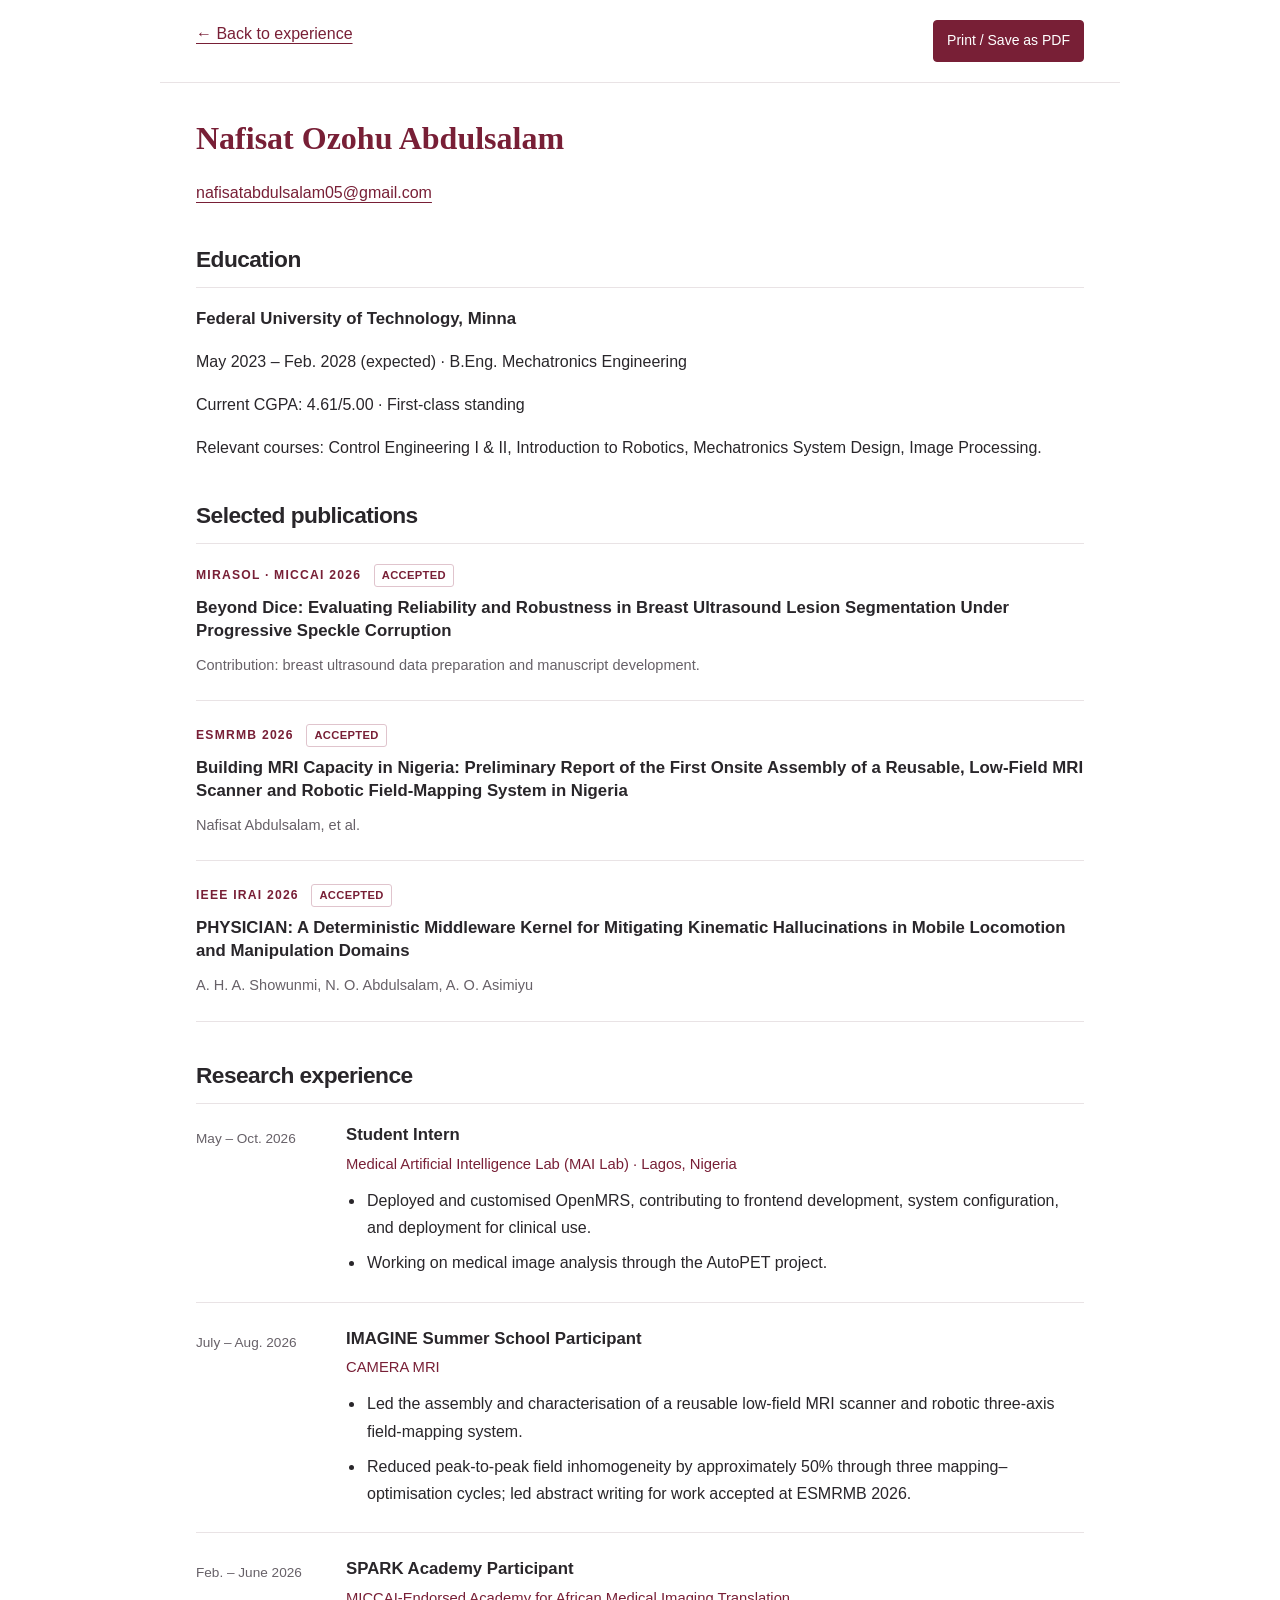
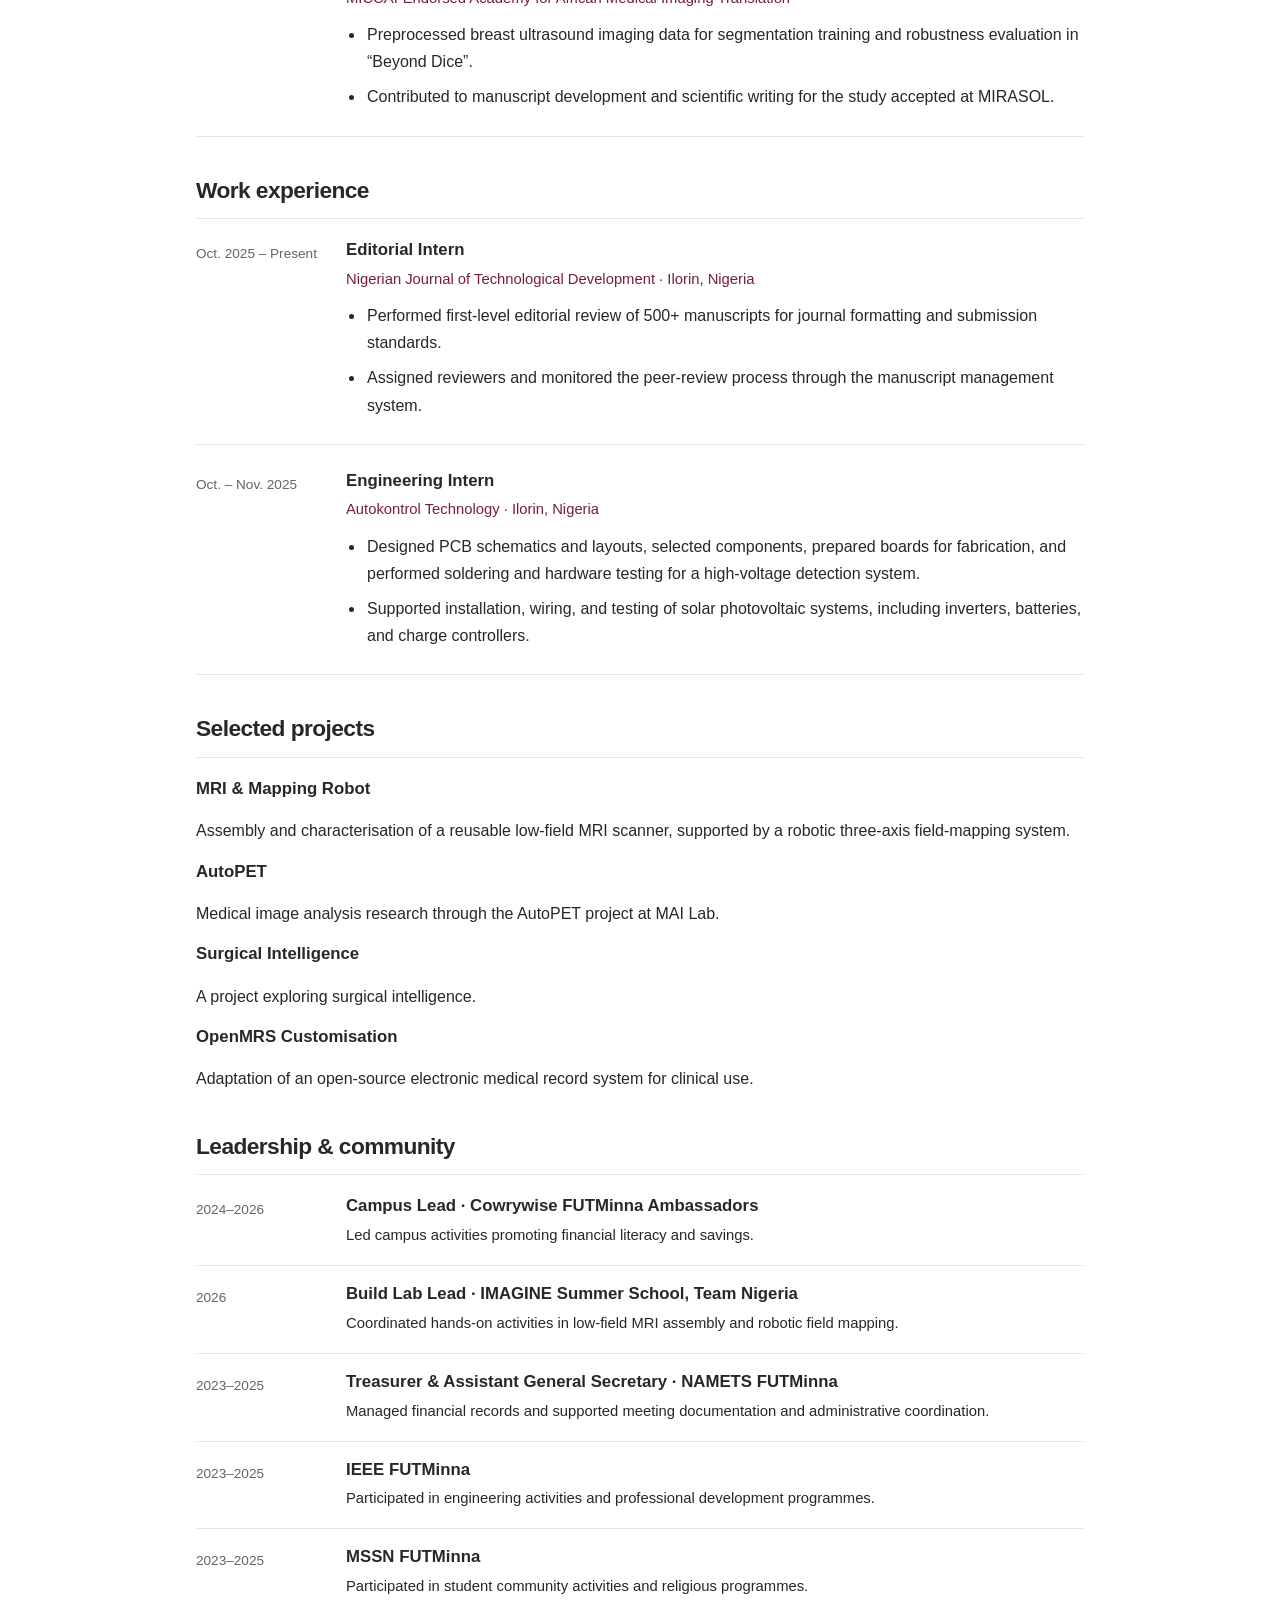
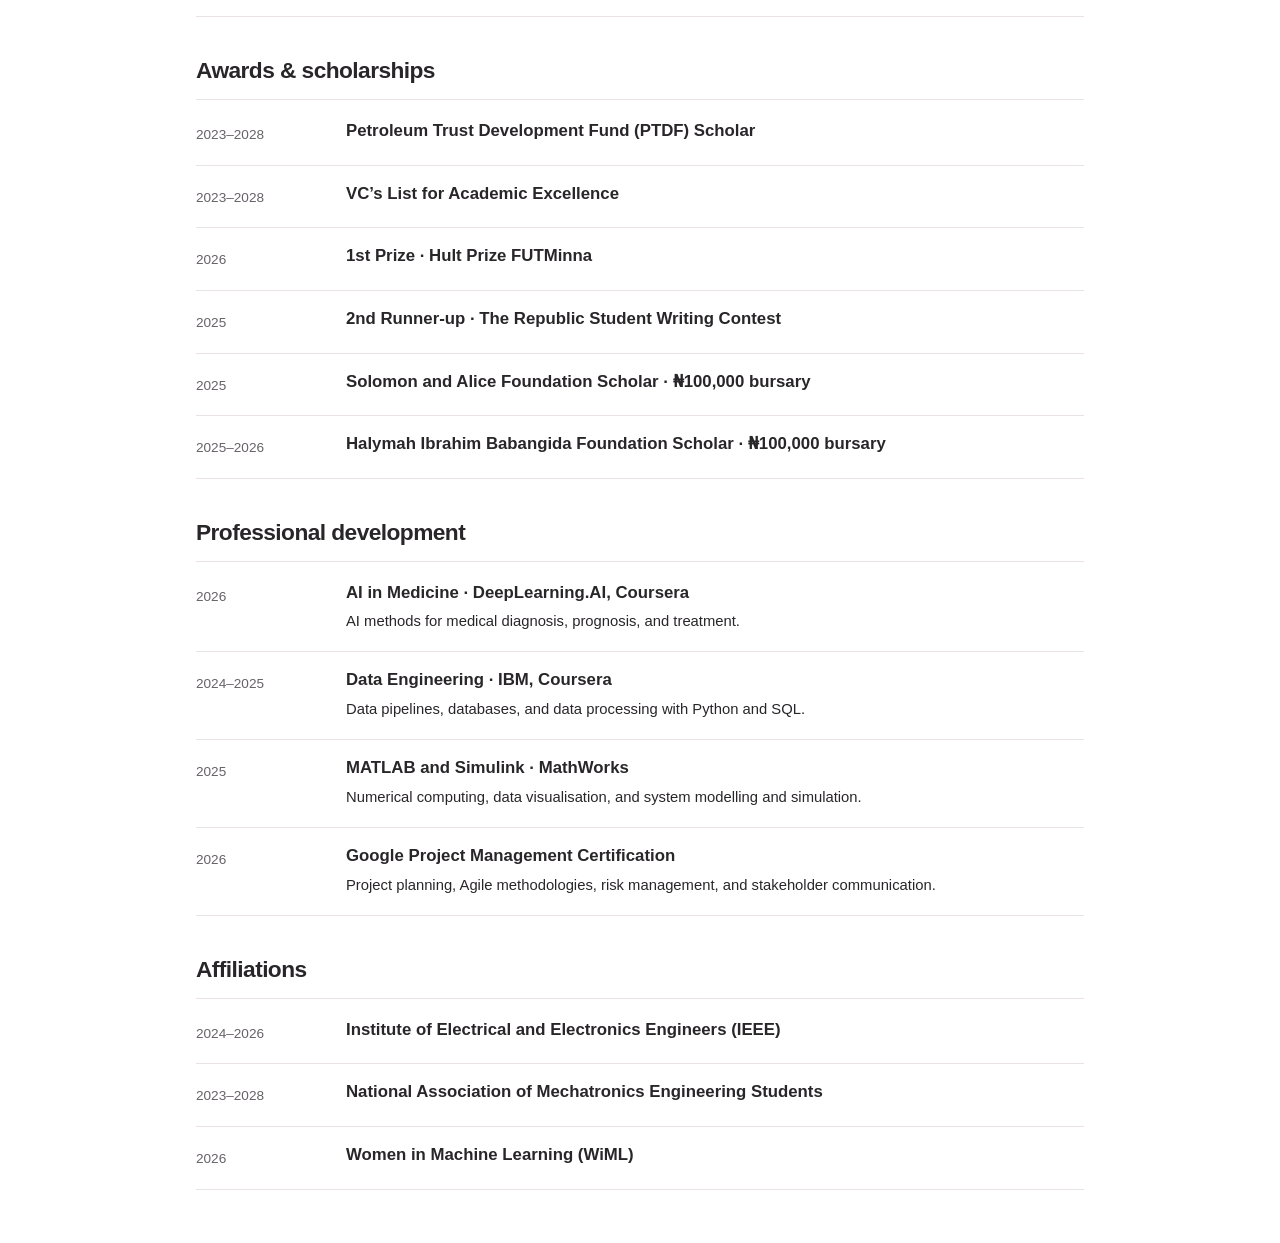
<file: cv.html>
<!DOCTYPE html><html lang="en"><head><meta charset="utf-8"><meta name="viewport" content="width=device-width,initial-scale=1"><title>CV | Nafisat Ozohu Abdulsalam</title><link rel="stylesheet" href="assets/style.css"></head><body class="cv-document"><!-- EDIT THIS CV directly, then use Print / Save as PDF to update the download file. --><div class="print-controls"><a href="experience.html">← Back to experience</a><button class="button primary" onclick="window.print()">Print / Save as PDF</button></div><main><h1>Nafisat Ozohu Abdulsalam</h1><p><a href="mailto:nafisatabdulsalam05@gmail.com">nafisatabdulsalam05@gmail.com</a></p><section><h2>Education</h2><h3>Federal University of Technology, Minna</h3><p>May 2023 – Feb. 2028 (expected) · B.Eng. Mechatronics Engineering</p><p>Current CGPA: 4.61/5.00 · First-class standing</p><p>Relevant courses: Control Engineering I & II, Introduction to Robotics, Mechatronics System Design, Image Processing.</p></section><section><h2>Selected publications</h2><article class="publication"><p class="eyebrow">MIRASOL · MICCAI 2026 <span class="badge">Accepted</span></p><h3>Beyond Dice: Evaluating Reliability and Robustness in Breast Ultrasound Lesion Segmentation Under Progressive Speckle Corruption</h3><p>Contribution: breast ultrasound data preparation and manuscript development.</p><!-- Add a verified paper URL here when available: <a href="YOUR_PAPER_URL">Read paper</a> --></article><article class="publication"><p class="eyebrow">ESMRMB 2026 <span class="badge">Accepted</span></p><h3>Building MRI Capacity in Nigeria: Preliminary Report of the First Onsite Assembly of a Reusable, Low-Field MRI Scanner and Robotic Field-Mapping System in Nigeria</h3><p>Nafisat Abdulsalam, et al.</p><!-- Add a verified paper URL here when available: <a href="YOUR_PAPER_URL">Read paper</a> --></article><article class="publication"><p class="eyebrow">IEEE IRAI 2026 <span class="badge">Accepted</span></p><h3>PHYSICIAN: A Deterministic Middleware Kernel for Mitigating Kinematic Hallucinations in Mobile Locomotion and Manipulation Domains</h3><p>A. H. A. Showunmi, N. O. Abdulsalam, A. O. Asimiyu</p><!-- Add a verified paper URL here when available: <a href="YOUR_PAPER_URL">Read paper</a> --></article></section><section><h2>Research experience</h2><article class="entry"><p class="date">May – Oct. 2026</p><div><h3>Student Intern</h3><p class="organisation">Medical Artificial Intelligence Lab (MAI Lab) · Lagos, Nigeria</p><ul><li>Deployed and customised OpenMRS, contributing to frontend development, system configuration, and deployment for clinical use.</li><li>Working on medical image analysis through the AutoPET project.</li></ul></div></article><article class="entry"><p class="date">July – Aug. 2026</p><div><h3>IMAGINE Summer School Participant</h3><p class="organisation">CAMERA MRI</p><ul><li>Led the assembly and characterisation of a reusable low-field MRI scanner and robotic three-axis field-mapping system.</li><li>Reduced peak-to-peak field inhomogeneity by approximately 50% through three mapping–optimisation cycles; led abstract writing for work accepted at ESMRMB 2026.</li></ul></div></article><article class="entry"><p class="date">Feb. – June 2026</p><div><h3>SPARK Academy Participant</h3><p class="organisation">MICCAI-Endorsed Academy for African Medical Imaging Translation</p><ul><li>Preprocessed breast ultrasound imaging data for segmentation training and robustness evaluation in “Beyond Dice”.</li><li>Contributed to manuscript development and scientific writing for the study accepted at MIRASOL.</li></ul></div></article></section><section><h2>Work experience</h2><article class="entry"><p class="date">Oct. 2025 – Present</p><div><h3>Editorial Intern</h3><p class="organisation">Nigerian Journal of Technological Development · Ilorin, Nigeria</p><ul><li>Performed first-level editorial review of 500+ manuscripts for journal formatting and submission standards.</li><li>Assigned reviewers and monitored the peer-review process through the manuscript management system.</li></ul></div></article><article class="entry"><p class="date">Oct. – Nov. 2025</p><div><h3>Engineering Intern</h3><p class="organisation">Autokontrol Technology · Ilorin, Nigeria</p><ul><li>Designed PCB schematics and layouts, selected components, prepared boards for fabrication, and performed soldering and hardware testing for a high-voltage detection system.</li><li>Supported installation, wiring, and testing of solar photovoltaic systems, including inverters, batteries, and charge controllers.</li></ul></div></article></section><section><h2>Selected projects</h2><h3>MRI & Mapping Robot</h3><p>Assembly and characterisation of a reusable low-field MRI scanner, supported by a robotic three-axis field-mapping system.</p><h3>AutoPET</h3><p>Medical image analysis research through the AutoPET project at MAI Lab.</p><h3>Surgical Intelligence</h3><p>A project exploring surgical intelligence.</p><h3>OpenMRS Customisation</h3><p>Adaptation of an open-source electronic medical record system for clinical use.</p></section><section><h2>Leadership & community</h2><article class="entry compact"><p class="date">2024–2026</p><div><h3>Campus Lead · Cowrywise FUTMinna Ambassadors</h3><p>Led campus activities promoting financial literacy and savings.</p></div></article><article class="entry compact"><p class="date">2026</p><div><h3>Build Lab Lead · IMAGINE Summer School, Team Nigeria</h3><p>Coordinated hands-on activities in low-field MRI assembly and robotic field mapping.</p></div></article><article class="entry compact"><p class="date">2023–2025</p><div><h3>Treasurer & Assistant General Secretary · NAMETS FUTMinna</h3><p>Managed financial records and supported meeting documentation and administrative coordination.</p></div></article><article class="entry compact"><p class="date">2023–2025</p><div><h3>IEEE FUTMinna</h3><p>Participated in engineering activities and professional development programmes.</p></div></article><article class="entry compact"><p class="date">2023–2025</p><div><h3>MSSN FUTMinna</h3><p>Participated in student community activities and religious programmes.</p></div></article></section><section><h2>Awards & scholarships</h2><article class="entry compact"><p class="date">2023–2028</p><div><h3>Petroleum Trust Development Fund (PTDF) Scholar</h3></div></article><article class="entry compact"><p class="date">2023–2028</p><div><h3>VC’s List for Academic Excellence</h3></div></article><article class="entry compact"><p class="date">2026</p><div><h3>1st Prize · Hult Prize FUTMinna</h3></div></article><article class="entry compact"><p class="date">2025</p><div><h3>2nd Runner-up · The Republic Student Writing Contest</h3></div></article><article class="entry compact"><p class="date">2025</p><div><h3>Solomon and Alice Foundation Scholar · ₦100,000 bursary</h3></div></article><article class="entry compact"><p class="date">2025–2026</p><div><h3>Halymah Ibrahim Babangida Foundation Scholar · ₦100,000 bursary</h3></div></article></section><section><h2>Professional development</h2><article class="entry compact"><p class="date">2026</p><div><h3>AI in Medicine · DeepLearning.AI, Coursera</h3><p>AI methods for medical diagnosis, prognosis, and treatment.</p></div></article><article class="entry compact"><p class="date">2024–2025</p><div><h3>Data Engineering · IBM, Coursera</h3><p>Data pipelines, databases, and data processing with Python and SQL.</p></div></article><article class="entry compact"><p class="date">2025</p><div><h3>MATLAB and Simulink · MathWorks</h3><p>Numerical computing, data visualisation, and system modelling and simulation.</p></div></article><article class="entry compact"><p class="date">2026</p><div><h3>Google Project Management Certification</h3><p>Project planning, Agile methodologies, risk management, and stakeholder communication.</p></div></article></section><section><h2>Affiliations</h2><article class="entry compact"><p class="date">2024–2026</p><div><h3>Institute of Electrical and Electronics Engineers (IEEE)</h3></div></article><article class="entry compact"><p class="date">2023–2028</p><div><h3>National Association of Mechatronics Engineering Students</h3></div></article><article class="entry compact"><p class="date">2026</p><div><h3>Women in Machine Learning (WiML)</h3></div></article></section></main></body></html>
</file>
<file: assets/style.css>
/* =====================================================================
   NAFISAT'S PORTFOLIO — plain CSS, no installation or build step.
   START HERE: change the colours, column width and news height below.
   All four pages share this stylesheet. rem units respect browser zoom.
   ===================================================================== */
:root {
  --maroon: #781f36;
  --maroon-dark: #551428;
  --ink: #29262a;
  --muted: #676168;
  --line: #e9e3e5;
  --tint: #faf5f6;
  --white: #fff;
  --profile-width: 340px;
  --news-height: 260px;
}
* { box-sizing: border-box; }
html { background: var(--white); }
body { margin: 0; color: var(--ink); font: 16px/1.7 'Segoe UI', Arial, sans-serif; }
a { color: var(--maroon); text-underline-offset: 4px; }
a:hover { color: var(--maroon-dark); }
button { font: inherit; }
button, a { -webkit-tap-highlight-color: transparent; }
:focus-visible { outline: 3px solid var(--maroon); outline-offset: 5px; }
[hidden] { display: none !important; }
h1, h2, h3, p { margin-top: 0; }
h2, h3 { line-height: 1.35; }
h2 { font-size: 1.42rem; font-weight: 650; letter-spacing: -.025em; }
h3 { font-size: 1.05rem; font-weight: 650; }
p { margin-bottom: 1rem; }
strong { font-weight: 650; }
.skip-link { position: fixed; top: -100px; left: 1rem; background: white; padding: .75rem; z-index: 100; }
.skip-link:focus { top: 1rem; }
/* DESKTOP SCROLLING: the outer layout is exactly one screen tall.
   Only .reading-pane scrolls. .profile has its own overflow as a safety
   measure for short screens / zoom, so contact details never get cut off. */
.layout { display: grid; grid-template-columns: var(--profile-width) minmax(0, 1fr); max-width: 1360px; height: 100vh; height: 100dvh; margin: auto; }
.profile { border-right: 1px solid var(--line); padding: 34px 34px 24px; overflow-y: auto; scrollbar-width: thin; }
.wordmark { display: inline-block; margin-bottom: 25px; font-family: Georgia, serif; font-size: 1.35rem; letter-spacing: .03em; text-decoration: none; color: var(--ink); }
.wordmark span { color: var(--maroon); }
/* PHOTO: use your own portrait. Adjust object-position if the crop needs moving. */
.portrait { width: 216px; aspect-ratio: 1; background: var(--tint); border: 1px solid var(--line); border-radius: 50%; position: relative; display: flex; align-items: center; justify-content: center; flex-direction: column; overflow: hidden; margin: 0 0 26px; }
.portrait img { width: 100%; height: 100%; object-fit: cover; object-position: center 35%; }
.monogram { font: 4rem Georgia, serif; color: var(--maroon); }
.photo-note { font-size: .75rem; color: var(--muted); }
.profile h1 { font-family: Georgia, 'Times New Roman', serif; font-size: 1.95rem; line-height: 1.2; font-weight: 500; letter-spacing: -.04em; margin-bottom: 15px; }
.name-dot { color: var(--maroon); }
.role { font-size: .92rem; font-weight: 600; margin-bottom: 5px; }
.institution { color: var(--muted); font-size: .9rem; line-height: 1.6; margin-bottom: 22px; }
.profile-focus { border-left: 2px solid var(--maroon); padding-left: 13px; font-size: .88rem; line-height: 1.7; margin-bottom: 23px; }
.email { font-size: .875rem; overflow-wrap: anywhere; }
.social-links { display: flex; gap: 20px; font-size: .9rem; margin-top: 12px; }
.profile-foot { margin-top: 28px; font-size: .8rem; color: var(--muted); }
.reading-pane { min-width: 0; overflow-y: auto; scrollbar-width: thin; scrollbar-color: #c3a4ae #fff; }
.site-header { position: sticky; top: 0; z-index: 10; display: flex; align-items: center; justify-content: space-between; gap: 20px; padding: 0 48px; min-height: 82px; background: var(--white); border-bottom: 1px solid var(--line); }
nav { display: flex; gap: 29px; }
nav a { padding: 26px 0 22px; color: var(--muted); font-size: .925rem; text-decoration: none; border-bottom: 2px solid transparent; }
nav a[aria-current="page"] { color: var(--maroon); border-bottom-color: var(--maroon); font-weight: 650; }
.header-label { font-size: .75rem; text-transform: uppercase; letter-spacing: .12em; color: var(--muted); }
main { padding: 44px 48px 22px; max-width: 1020px; }
.eyebrow { color: var(--maroon); text-transform: uppercase; letter-spacing: .1em; font-size: .76rem; font-weight: 650; margin-bottom: 10px; }
.page-kicker { margin-bottom: 8px; }
.page-title { font-family: Georgia, 'Times New Roman', serif; font-size: 2.65rem; line-height: 1.15; font-weight: 500; letter-spacing: -.045em; margin-bottom: 25px; }
.intro { font-size: 1.025rem; }
section { margin-top: 38px; }
section > h2, .section-heading { border-bottom: 1px solid var(--line); padding-bottom: 13px; margin-bottom: 20px; }
.section-heading { display: flex; justify-content: space-between; gap: 12px; align-items: baseline; }
.section-heading h2 { margin: 0; }
.subtle { color: var(--muted); font-size: .9rem; }
.tags { display: flex; flex-wrap: wrap; gap: 8px; }
.tags span { background: var(--tint); color: var(--maroon); padding: 5px 12px; border-radius: 3px; font-size: .875rem; }
/* INDEPENDENT NEWS SCROLL: overscroll containment prevents a wheel gesture
   at the end of the news list from accidentally moving the entire page.
   tabindex="0" in index.html also enables keyboard arrow-key scrolling. */
.news-scroll { height: var(--news-height); overflow-y: auto; overscroll-behavior-y: contain; scrollbar-width: thin; scrollbar-color: #b38896 var(--tint); padding: 0 16px 0 0; }
.news-list { margin: 0; padding: 0; list-style: none; }
.news-list li { display: grid; grid-template-columns: 110px 1fr; gap: 17px; padding: 12px 0; border-bottom: 1px solid var(--line); font-size: .93rem; }
.news-list li:first-child { padding-top: 0; }
.news-list time { color: var(--maroon); font-weight: 600; font-size: .85rem; }
.news-list p { margin: 0; }
.publication { padding: 0 0 23px; margin-bottom: 23px; border-bottom: 1px solid var(--line); }
.publication:last-child { margin-bottom: 0; }
.publication h3 { margin-bottom: 10px; }
.publication p:last-of-type { font-size: .91rem; color: var(--muted); margin: 0; }
.badge { display: inline-block; margin-left: 8px; padding: 1px 7px; border: 1px solid #e0c4cd; border-radius: 3px; font-size: .7rem; letter-spacing: .03em; }
.date { color: var(--muted); font-size: .85rem; }
.education p { margin-bottom: 8px; }
.education h3 { margin-bottom: 5px; }
.title-row { display: flex; flex-wrap: wrap; align-items: center; justify-content: space-between; gap: 10px; margin-bottom: 24px; }
.title-row .page-title { margin: 0; }
.cv-actions { display: flex; flex-wrap: wrap; gap: 9px; }
.button { display: inline-block; padding: 8px 13px; background: white; border: 1px solid var(--line); border-radius: 4px; text-decoration: none; color: var(--maroon); font-size: .875rem; cursor: pointer; }
.button:hover { background: var(--tint); }
.button.primary { color: white; background: var(--maroon); border-color: var(--maroon); }
.button.primary:hover { background: var(--maroon-dark); }
.entry { display: grid; grid-template-columns: 130px minmax(0,1fr); gap: 20px; border-bottom: 1px solid var(--line); padding: 0 0 25px; margin-bottom: 25px; }
.entry .date { padding-top: 3px; }
.entry h3 { margin-bottom: 5px; }
.organisation { color: var(--maroon); font-size: .925rem; margin-bottom: 10px; }
.entry ul { padding-left: 19px; margin: 0; }
.entry li { padding-left: 2px; margin-bottom: 8px; }
.entry li:last-child { margin-bottom: 0; }
.entry.compact { margin-bottom: 17px; padding-bottom: 17px; }
.entry.compact p { margin-bottom: 0; font-size: .925rem; }
.entry.compact .date { font-size: .85rem; }
.page-intro { color: var(--muted); max-width: 600px; }
.project { display: grid; grid-template-columns: 42px minmax(0,1fr); gap: 20px; padding: 32px 0; border-top: 1px solid var(--line); }
.project-number { font: 1.5rem Georgia, serif; color: #ad7888; }
.project h2 { font-size: 1.7rem; font-family: Georgia, serif; font-weight: 500; margin-bottom: 6px; }
.project-tools { color: var(--maroon); font-size: .85rem; margin-bottom: 0; }
.gallery-note { font-size: .875rem; color: var(--muted); }
.gallery-grid { display: grid; grid-template-columns: repeat(2,minmax(0,1fr)); gap: 30px 22px; margin-top: 28px; }
figure { margin: 0; }
.gallery-photo { display: flex; align-items: center; justify-content: center; width: 100%; aspect-ratio: 4 / 3; padding: 0; overflow: hidden; border: 1px solid var(--line); border-radius: 3px; background: var(--tint); color: var(--maroon); }
.gallery-photo:disabled { opacity: 1; }
.gallery-photo:not(:disabled) { cursor: zoom-in; }
.gallery-photo img { width: 100%; height: 100%; object-fit: cover; }
.placeholder-label { font: 1.4rem Georgia, serif; }
.placeholder-label small { display: block; margin-top: 10px; font: .8rem 'Segoe UI',sans-serif; color: var(--muted); }
figcaption { margin-top: 12px; }
figcaption h3 { margin: 3px 0 0; }
dialog { position: fixed; width: min(1000px,92vw); max-height: 92vh; border: 0; padding: 48px 20px 16px; background: white; border-radius: 5px; }
dialog::backdrop { background: rgb(20 12 15 / 80%); }
dialog img { display: block; max-width: 100%; max-height: 72vh; margin: auto; object-fit: contain; }
dialog p { margin: 10px 0 0; text-align: center; }
.close-dialog { position: absolute; top: 2px; right: 12px; border: 0; background: none; color: var(--maroon); cursor: pointer; font-size: 2rem; }
footer { border-top: 1px solid var(--line); padding-top: 22px; margin-top: 44px; color: var(--muted); font-size: .8rem; }
/* TABLET & MOBILE: natural page scrolling replaces the split-screen layout.
   This prevents a fixed portrait from using up a small phone's screen. */
@media (max-width: 1050px) {
  :root { --profile-width: 285px; }
  .profile { padding: 28px 24px; }
  .portrait { width: 190px; }
  main { padding: 35px 30px 22px; }
  .site-header { padding: 0 30px; }
  .header-label { display: none; }
  nav { gap: 23px; }
  .entry { grid-template-columns: 110px minmax(0,1fr); gap: 14px; }
}
@media (max-width: 760px) {
  .layout { display: block; height: auto; }
  .profile { overflow: visible; border-right: 0; border-bottom: 1px solid var(--line); padding: 24px; text-align: center; }
  .wordmark { margin-bottom: 16px; }
  .portrait { width: 150px; margin: 0 auto 18px; }
  .monogram { font-size: 3rem; }
  .photo-note { font-size: .7rem; }
  .profile h1 { font-size: 1.8rem; }
  .institution { margin-bottom: 12px; }
  .profile-focus { border-left: 0; padding: 0; margin-bottom: 10px; }
  .social-links { justify-content: center; }
  .profile-foot { display: none; }
  .reading-pane { overflow: visible; }
  .site-header { padding: 0 20px; min-height: 65px; justify-content: center; }
  nav { gap: clamp(15px,5vw,34px); }
  nav a { padding: 18px 0; font-size: .9rem; }
  main { padding: 30px 22px 22px; }
  .page-title { font-size: 2.3rem; }
  .news-list li { grid-template-columns: 84px minmax(0,1fr); gap: 12px; }
  .section-heading .subtle { font-size: .8rem; }
  .entry { grid-template-columns: 1fr; gap: 3px; }
  .entry .date { margin-bottom: 4px; }
  .gallery-grid { gap: 24px 14px; }
  .placeholder-label { font-size: 1.1rem; }
  figcaption h3 { font-size: .95rem; }
}
@media (max-width: 420px) {
  .gallery-grid { grid-template-columns: 1fr; }
  .section-heading { align-items: start; }
  .project { grid-template-columns: 28px minmax(0,1fr); gap: 12px; }
}
/* PRINTABLE CV: edit cv.html, then Print / Save as PDF in your browser.
   The site CSS and CV share typography, but only the CV uses these rules. */
.cv-document { max-width: 960px; margin: auto; }
.cv-document main { padding: 36px; }
.cv-document h1 { font-family: Georgia, serif; color: var(--maroon); line-height: 1.2; }
.print-controls { display: flex; flex-wrap: wrap; justify-content: space-between; gap: 12px; padding: 20px 36px; border-bottom: 1px solid var(--line); }
@media print {
  @page { size: A4; margin: 16mm; }
  body.cv-document { font-size: 10pt; line-height: 1.45; }
  .cv-document main { padding: 0; max-width: none; }
  .print-controls { display: none; }
  .cv-document section { margin-top: 18px; }
  .cv-document h2 { font-size: 14pt; break-after: avoid; }
  .cv-document h3 { font-size: 11pt; break-after: avoid; }
  .cv-document .entry, .cv-document .publication { break-inside: avoid; margin-bottom: 12px; padding-bottom: 12px; }
  .cv-document .entry { grid-template-columns: 115px minmax(0,1fr); }
  .cv-document a { color: inherit; text-decoration: none; }
}

/* REQUESTED UPDATE: desktop viewing scale, publication links, project photos,
   and grouped gallery. Existing colours and other layout rules stay intact. */
@media (min-width: 1051px) {
  /* 0.8 reproduces the preferred 80% view while the browser stays at 100%.
     Increase to 0.9 or 1 if you later prefer larger content. The height
     correction keeps the right panel full-height and independently scrollable. */
  .layout { --desktop-scale: .8; zoom: var(--desktop-scale);
    height: calc(100vh / var(--desktop-scale));
    height: calc(100dvh / var(--desktop-scale)); }
}
.publication-links { display: flex; gap: 16px; margin-top: 12px; font-size: .875rem; }
.publication-links a { text-decoration: underline; }
.publication-links a[aria-disabled="true"] { color: var(--muted); opacity: .8; cursor: default; text-decoration: none; }
.project-image { width: 100%; aspect-ratio: 16 / 9; margin-top: 22px;
  background: var(--tint); border: 1px solid var(--line); border-radius: 3px;
  display: flex; justify-content: center; align-items: center; overflow: hidden;
  text-align: center; color: var(--maroon); }
/* contain preserves a screenshot or scientific figure without cropping it. */
.project-image img { width: 100%; height: 100%; object-fit: contain; }
.gallery-section .gallery-grid { grid-template-columns: repeat(3,minmax(0,1fr)); margin-top: 0; }
.gallery-section .placeholder-label { font-size: 1.1rem; }
@media (max-width: 1050px) {
  .gallery-section .gallery-grid { grid-template-columns: repeat(2,minmax(0,1fr)); }
}
@media (max-width: 420px) {
  .gallery-section .gallery-grid { grid-template-columns: 1fr; }
}
</file>
